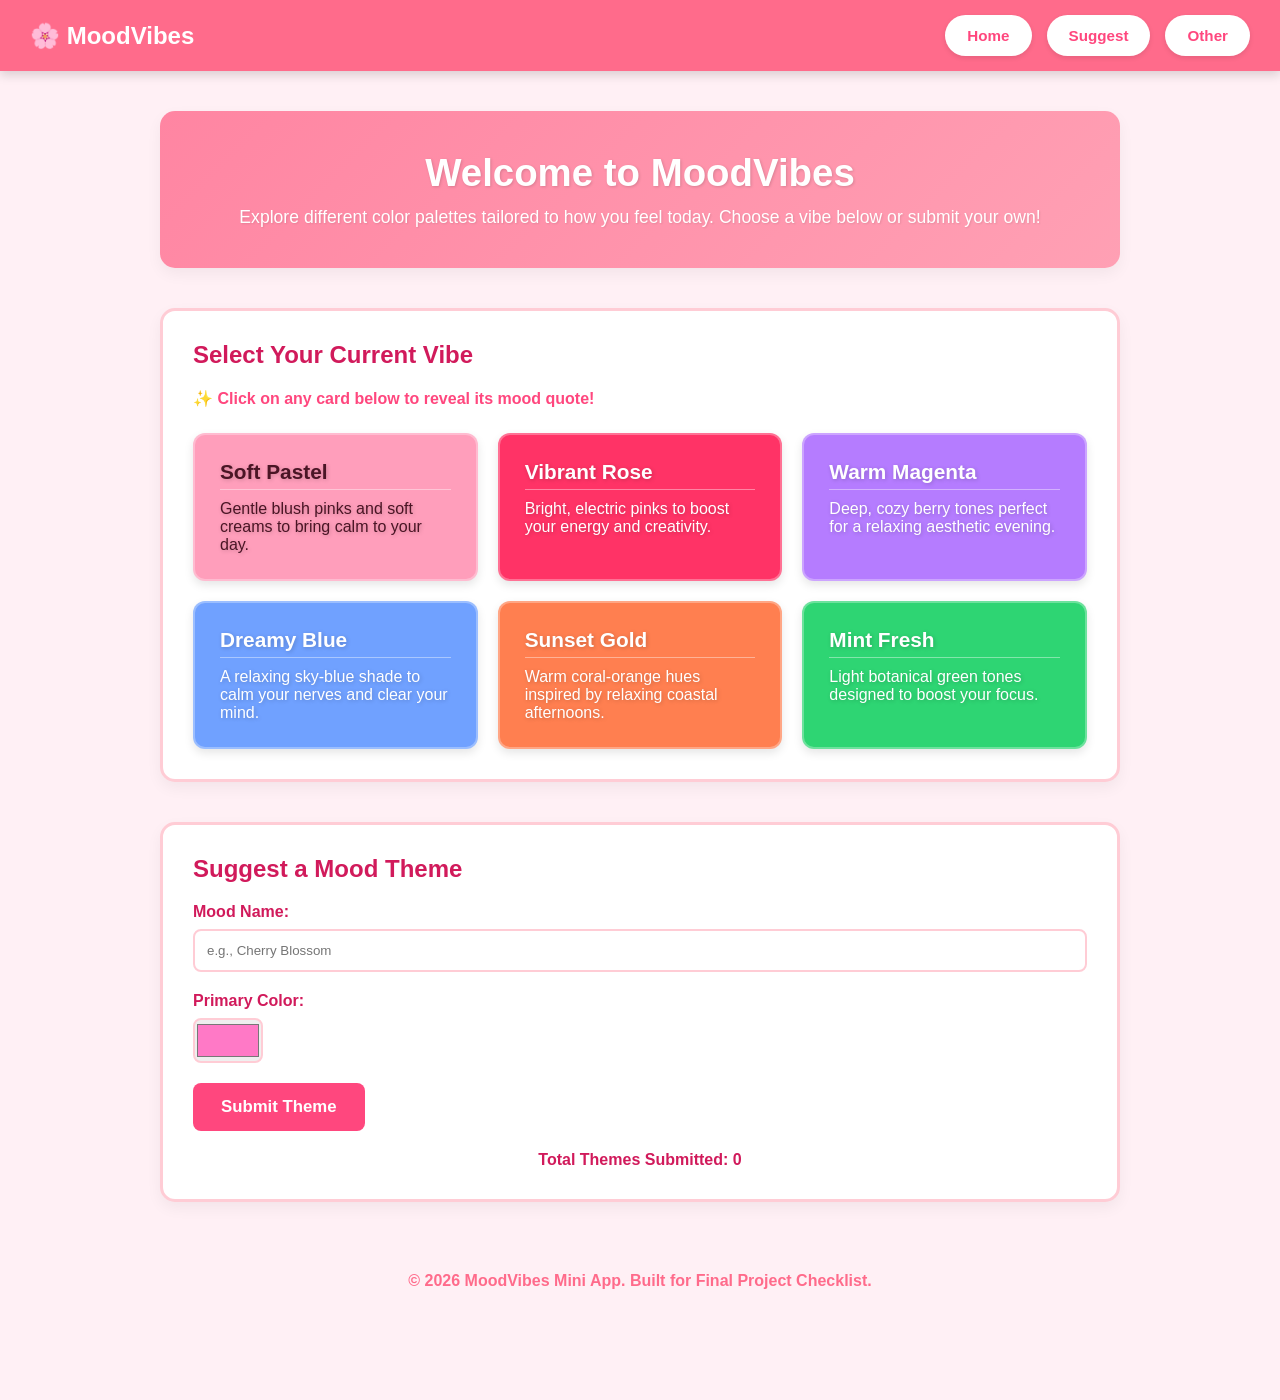
<file: index.html>
<!DOCTYPE html>
<html lang="en">
<head>
    <meta charset="UTF-8">
    <meta name="viewport" content="width=device-width, initial-scale=1.0">
    <title>Mood Vibes - Pink Edition</title>
    <link rel="stylesheet" href="style.css">
</head>
<body>
 
    <header>
        <div class="logo">🌸 MoodVibes</div>
        <nav>
            <ul>
                <li><a href="#home">Home</a></li>
                <li><a href="#suggest">Suggest</a></li>
                <li><a href="other.html">Other</a></li>
            </ul>
        </nav>
    </header>
 
    <main>
        <section id="home" class="welcome-section">
            <h1>Welcome to MoodVibes</h1>
            <p>Explore different color palettes tailored to how you feel today. Choose a vibe below or submit your own!</p>
        </section>
 
        <section id="themes" class="cards-section">
            <h2>Select Your Current Vibe</h2>
            <p style="margin-bottom: 15px; color: #ff477e; font-weight: bold;">✨ Click on any card below to reveal its mood quote!</p>
            
            <div class="card-container">
                <div class="card calm" onclick="showQuote('Soft Pastel', 'Quiet the mind and the soul will speak. Take a deep breath—you are doing great.')">
                    <h3>Soft Pastel</h3>
                    <p>Gentle blush pinks and soft creams to bring calm to your day.</p>
                </div>
 
                <div class="card energetic" onclick="showQuote('Vibrant Rose', 'Go after your dreams today with wild energy! The world needs your unique spark.')">
                    <h3>Vibrant Rose</h3>
                    <p>Bright, electric pinks to boost your energy and creativity.</p>
                </div>
 
                <div class="card cozy" onclick="showQuote('Warm Magenta', 'Pour a cup of tea, wrap yourself in warmth, and allow yourself to simply relax.')">
                    <h3>Warm Magenta</h3>
                    <p>Deep, cozy berry tones perfect for a relaxing aesthetic evening.</p>
                </div>
 
                <div class="card dreamy" onclick="showQuote('Dreamy Blue', 'Like the sky, you can watch clouds pass without becoming them. Stay peaceful.')">
                    <h3>Dreamy Blue</h3>
                    <p>A relaxing sky-blue shade to calm your nerves and clear your mind.</p>
                </div>
 
                <div class="card sunset" onclick="showQuote('Sunset Gold', 'Sunsets are proof that endings can often be absolutely beautiful.')">
                    <h3>Sunset Gold</h3>
                    <p>Warm coral-orange hues inspired by relaxing coastal afternoons.</p>
                </div>
 
                <div class="card minty" onclick="showQuote('Mint Fresh', 'Clean space, clear head, fresh start. Focus on one small positive step forward.')">
                    <h3>Mint Fresh</h3>
                    <p>Light botanical green tones designed to boost your focus.</p>
                </div>
            </div>
        </section>
 
        <section id="suggest" class="form-section">
            <h2>Suggest a Mood Theme</h2>
            <form id="mood-form" onsubmit="event.preventDefault(); submitMood();">
                <div class="form-group">
                    <label for="mood-name">Mood Name:</label>
                    <input type="text" id="mood-name" required placeholder="e.g., Cherry Blossom">
                </div>
                <div class="form-group">
                    <label for="color-pick">Primary Color:</label>
                    <input type="color" id="color-pick" value="#ff79c6">
                </div>
                <button type="submit" class="submit-btn">Submit Theme</button>
            </form>
 
            <p style="text-align: center; font-weight: bold; color: #d11a5b; margin-top: 20px;">
                Total Themes Submitted: <span id="theme-count">0</span>
            </p>
        </section>
    </main>
 
    <footer>
        <p>&copy; 2026 MoodVibes Mini App. Built for Final Project Checklist.</p>
    </footer>
 
    <script>
        function showQuote(moodName, quoteText) {
            alert("✨ " + moodName + " Vibes:\n\n" + quoteText);
        }
 
        function submitMood() {
            var userMood = document.getElementById("mood-name").value;
            
            // Increment submission counter
            var countElement = document.getElementById("theme-count");
            var currentCount = parseInt(countElement.innerText);
            countElement.innerText = currentCount + 1;
 
            var messages = [
                "“What a beautiful aesthetic! Your creativity knows no bounds.”",
                "“This vibe brings amazing energy. Make today absolutely count!”",
                "“Your custom theme is stunning! Keep styling your own wonderful path.”"
            ];
            var randomQuote = messages[Math.floor(Math.random() * messages.length)];
            alert("🎉 Suggested Mood: " + userMood + "\n\n" + randomQuote);
            document.getElementById("mood-form").reset();
        }
    </script>
</body>
</html>
</file>
<file: style.css>
!/* Smooth Scrolling & Reset */
html {
scroll-behavior: smooth;
}
 
* {
margin: 0;
padding: 0;
box-sizing: border-box;
font-family: Arial, sans-serif;
}
 
body {
background-color: #fff0f5; /* Light Lavender Blush */
color: #4a1525; /* Very dark berry red for readability */
padding-bottom: 80px;
}
 
/* HEADER & NAVBAR NAVIGATION */
header {
background-color: #ff6b8b; /* Strong pink header background */
color: white;
display: flex;
justify-content: space-between;
align-items: center;
padding: 15px 30px;
position: sticky;
top: 0;
z-index: 1000;
box-shadow: 0 4px 10px rgba(0, 0, 0, 0.15);
}
 
.logo {
font-size: 1.5rem;
font-weight: bold;
color: white;
}
 
nav ul {
display: flex;
list-style: none;
gap: 15px;
}
 
/* Nav Buttons */
nav ul li a {
background-color: white;
color: #ff477e;
text-decoration: none;
font-weight: bold;
padding: 10px 20px;
border-radius: 25px;
font-size: 0.95rem;
transition: all 0.2s ease-in-out;
box-shadow: 0 2px 5px rgba(0,0,0,0.1);
display: inline-block;
border: 2px solid transparent;
}
 
nav ul li a:hover {
background-color: #ffedf1;
color: #d11a5b;
border-color: #ff477e;
transform: translateY(-2px);
}
 
/* MAIN CONTENT CONTAINERS */
main {
max-width: 1000px;
margin: 30px auto;
padding: 0 20px;
}
 
section {
background-color: white;
margin: 40px 0;
padding: 30px;
border-radius: 15px;
border: 3px solid #ffccd5; /* High-contrast border so sections do not disappear */
box-shadow: 0 6px 15px rgba(0, 0, 0, 0.05);
}
 
h1, h2 {
color: #d11a5b; /* Rich raspberry color */
margin-bottom: 20px;
}
 
/* WELCOME BANNER */
.welcome-section {
text-align: center;
background: linear-gradient(135deg, #ff85a2, #ffa0b4);
color: white;
border: none;
padding: 40px 20px;
}
 
.welcome-section h1 {
color: white;
font-size: 2.4rem;
margin-bottom: 12px;
text-shadow: 1px 1px 3px rgba(0,0,0,0.15);
}
 
.welcome-section p {
font-size: 1.1rem;
text-shadow: 1px 1px 2px rgba(0,0,0,0.1);
}
 
/* MOOD VIBE CARDS GRID */
.card-container {
display: grid;
grid-template-columns: repeat(auto-fit, minmax(260px, 1fr));
gap: 20px;
margin-top: 25px;
}
 
/* General Card Base */
.card {
padding: 25px;
border-radius: 12px;
color: white;
text-shadow: 1px 1px 4px rgba(0, 0, 0, 0.2);
box-shadow: 0 4px 10px rgba(0,0,0,0.1);
transition: transform 0.2s, box-shadow 0.2s;
border: 2px solid rgba(255,255,255,0.3);
cursor: pointer;
}
 
.card:hover {
transform: translateY(-5px);
box-shadow: 0 8px 20px rgba(0,0,0,0.15);
}
 
.card h3 {
margin-bottom: 10px;
font-size: 1.3rem;
border-bottom: 1px solid rgba(255,255,255,0.4);
padding-bottom: 5px;
}
 
/* Diverse Preset Mood Colors */
.calm { background-color: #ff9ebb; color: #4a1525; }
.energetic { background-color: #ff3366; }
.cozy { background-color: #b57cff; }
.dreamy { background-color: #70a1ff; }
.sunset { background-color: #ff7f50; }
.minty { background-color: #2ed573; }
 
/* SUGGEST FORM STYLES */
.form-group {
margin-bottom: 20px;
}
 
label {
display: block;
margin-bottom: 8px;
font-weight: bold;
color: #d11a5b;
}
 
input[type="text"] {
width: 100%;
padding: 12px;
border: 2px solid #ffccd5;
border-radius: 8px;
outline: none;
}
 
input[type="color"] {
width: 70px;
height: 45px;
border: 2px solid #ffccd5;
border-radius: 8px;
cursor: pointer;
}
 
.submit-btn {
background-color: #ff477e;
color: white;
border: none;
padding: 14px 28px;
border-radius: 8px;
cursor: pointer;
font-size: 1.05rem;
font-weight: bold;
}
 
/* EXPLANATORY SECTIONS */
.info-section p {
margin-bottom: 15px;
line-height: 1.6;
}
 
.info-section ul {
margin-left: 20px;
margin-bottom: 15px;
}
 
.info-section li {
margin-bottom: 5px;
}
 
/* RESPONSIVE CSS MEDIA QUERY */
@media (max-width: 600px) {
header {
flex-direction: column;
gap: 15px;
text-align: center;
}
 
.welcome-section h1 {
font-size: 1.8rem;
}
}
 
/* Footer */
footer {
text-align: center;
padding: 30px;
color: #ff6b8b;
font-weight: bold;
}
tiene menú contextual
</file>
